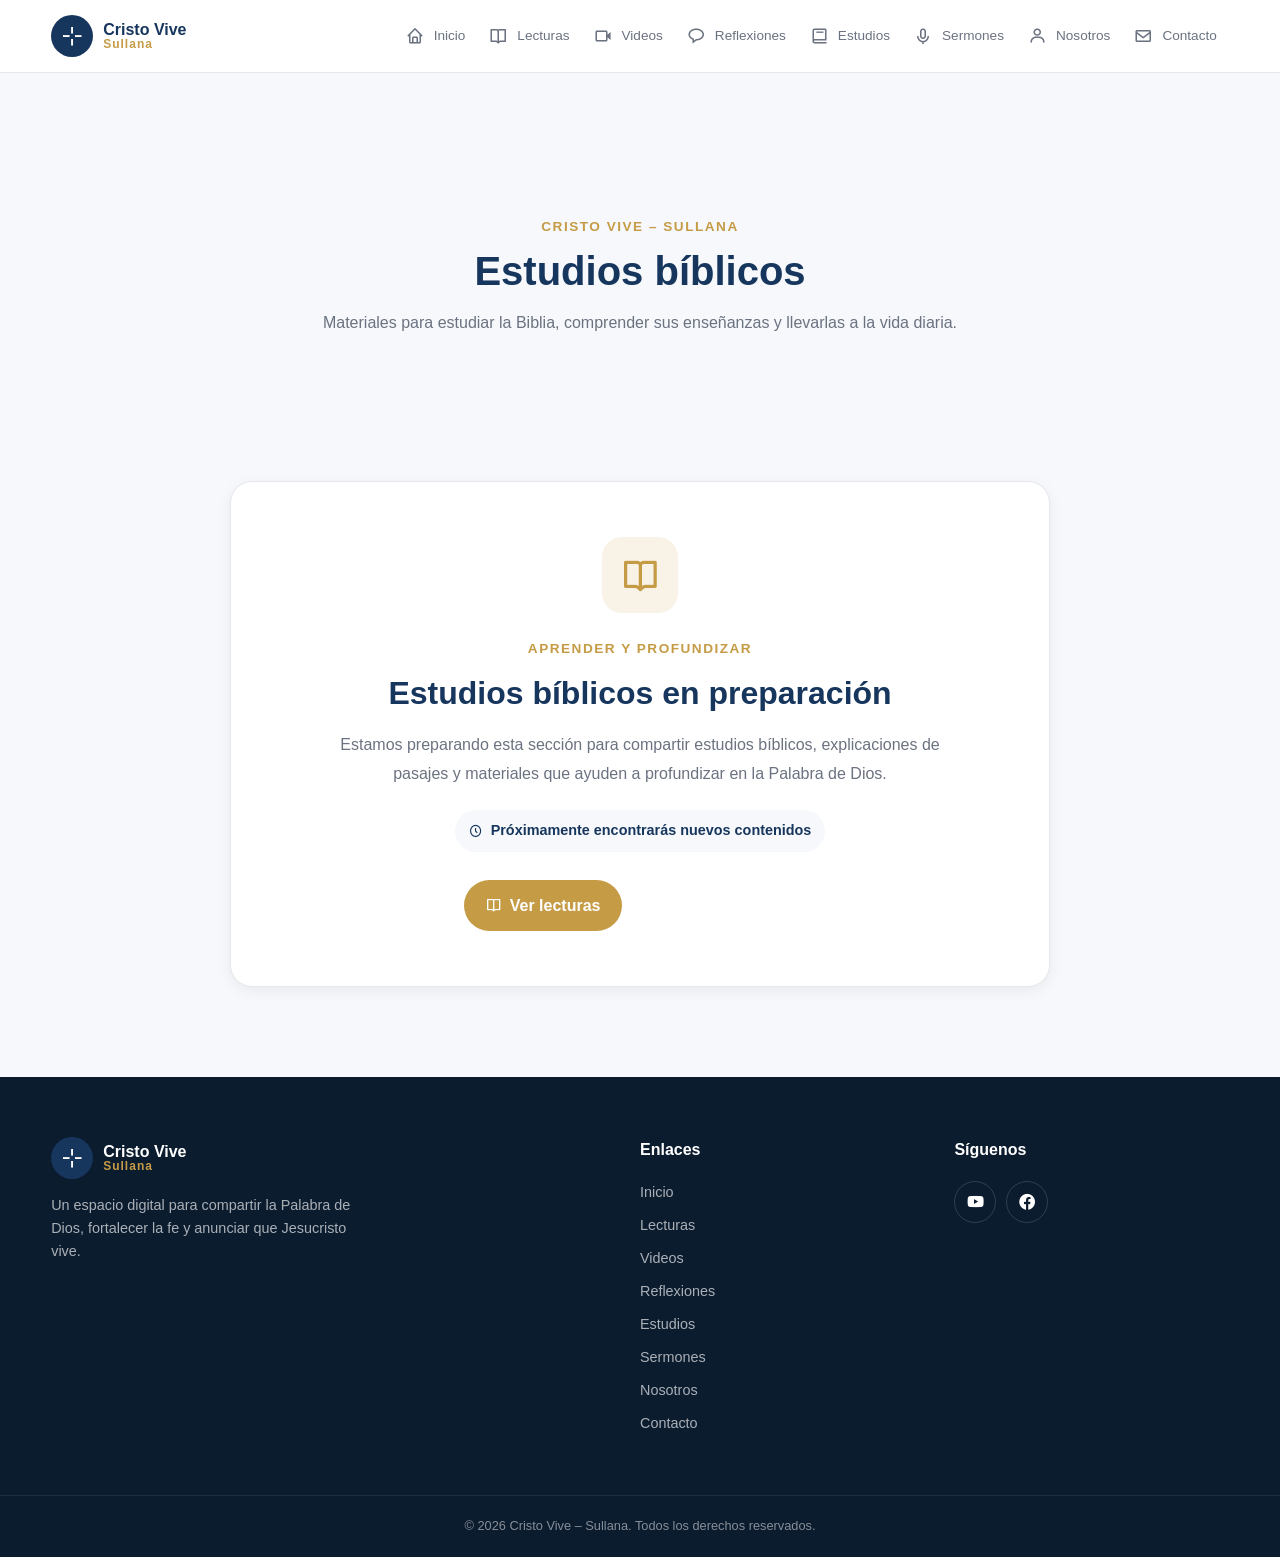
<file: estudios.html>
<!DOCTYPE html>
<html lang="es">
<head>
  <meta charset="UTF-8">
  <meta name="viewport" content="width=device-width, initial-scale=1.0">
  <title>Estudios bíblicos | Cristo Vive – Sullana</title>
  <meta name="description" content="Estudios bíblicos para profundizar en las Escrituras y crecer en el conocimiento de Dios.">
  <link rel="stylesheet" href="css/estilos.css">
  <link href="https://unpkg.com/boxicons@2.1.4/css/boxicons.min.css" rel="stylesheet">
  <style>
.coming-soon{padding:75px 0 90px;background:var(--color-light)}
.coming-soon-card{max-width:820px;margin:0 auto;padding:clamp(28px,5vw,55px);text-align:center;background:var(--color-white);border:1px solid var(--color-border);border-radius:var(--radius-lg);box-shadow:var(--shadow-sm)}
.coming-soon-icon{width:76px;height:76px;margin:0 auto 22px;display:grid;place-items:center;border-radius:20px;background:rgba(197,155,69,.13);color:var(--color-secondary);font-size:2.4rem}
.coming-soon-card h2{margin-bottom:12px;color:var(--color-primary);font-size:clamp(1.5rem,4vw,2rem)}
.coming-soon-card p{max-width:620px;margin:0 auto 22px;color:var(--color-gray);line-height:1.8}
.coming-soon-note{display:inline-flex;align-items:center;gap:8px;padding:9px 14px;border-radius:30px;background:var(--color-light);color:var(--color-primary);font-size:.9rem;font-weight:600}
.coming-soon-links{display:flex;flex-wrap:wrap;justify-content:center;gap:12px;margin-top:28px}
@media(max-width:600px){.coming-soon{padding:48px 0 60px}}
</style>
</head>
<body>
<header class="header">
  <div class="container header-container">
    <a href="index.html" class="logo"><span class="logo-icon"><i class="bx bx-cross"></i></span><span class="logo-text"><strong>Cristo Vive</strong><small>Sullana</small></span></a>
    <button class="menu-toggle" id="menuToggle" aria-label="Abrir menú"><i class="bx bx-menu"></i></button>
    <nav class="nav" id="nav">
      <a href="index.html" class="nav-link"><i class="bx bx-home"></i>Inicio</a>
      <a href="lecturas.html" class="nav-link"><i class="bx bx-book-open"></i>Lecturas</a>
      <a href="videos.html" class="nav-link"><i class="bx bx-video"></i>Videos</a>
      <a href="reflexiones.html" class="nav-link"><i class="bx bx-message-rounded"></i>Reflexiones</a>
      <a href="estudios.html" class="nav-link"><i class="bx bx-book"></i>Estudios</a>
      <a href="sermones.html" class="nav-link"><i class="bx bx-microphone"></i>Sermones</a>
      <a href="nosotros.html" class="nav-link"><i class="bx bx-user"></i>Nosotros</a>
      <a href="contacto.html" class="nav-link"><i class="bx bx-envelope"></i>Contacto</a>
    </nav>
  </div>
</header>
<main>
  <section class="page-header"><div class="container">
    <span class="section-subtitle">Cristo Vive – Sullana</span>
    <h1>Estudios bíblicos</h1><p>Materiales para estudiar la Biblia, comprender sus enseñanzas y llevarlas a la vida diaria.</p>
  </div></section>
  <section class="coming-soon"><div class="container">
    <div class="coming-soon-card">
      <div class="coming-soon-icon"><i class="bx bx-book-open"></i></div>
      <span class="section-subtitle">Aprender y profundizar</span>
      <h2>Estudios bíblicos en preparación</h2>
      <p>Estamos preparando esta sección para compartir estudios bíblicos, explicaciones de pasajes y materiales que ayuden a profundizar en la Palabra de Dios.</p>
      <span class="coming-soon-note"><i class="bx bx-time-five"></i> Próximamente encontrarás nuevos contenidos</span>
      <div class="coming-soon-links">
        <a class="btn btn-primary" href="lecturas.html"><i class="bx bx-book-open"></i> Ver lecturas</a>
        <a class="btn btn-secondary" href="index.html"><i class="bx bx-home"></i> Volver al inicio</a>
      </div>
    </div>
  </div></section>
</main>
<footer class="footer">
  <div class="container footer-container">
    <div class="footer-brand">
      <div class="logo"><span class="logo-icon"><i class="bx bx-cross"></i></span><span class="logo-text"><strong>Cristo Vive</strong><small>Sullana</small></span></div>
      <p>Un espacio digital para compartir la Palabra de Dios, fortalecer la fe y anunciar que Jesucristo vive.</p>
    </div>
    <div class="footer-links">
      <h3>Enlaces</h3>
      <a href="index.html">Inicio</a><a href="lecturas.html">Lecturas</a><a href="videos.html">Videos</a>
      <a href="reflexiones.html">Reflexiones</a><a href="estudios.html">Estudios</a>
      <a href="sermones.html">Sermones</a><a href="nosotros.html">Nosotros</a><a href="contacto.html">Contacto</a>
    </div>
    <div class="footer-social">
      <h3>Síguenos</h3>
      <div class="social-links">
        <a href="https://www.youtube.com/@CristoViveSullanaoficial" target="_blank" rel="noopener noreferrer" aria-label="YouTube"><i class="bx bxl-youtube"></i></a>
        <a href="https://www.facebook.com/groups/528691617306717" target="_blank" rel="noopener noreferrer" aria-label="Facebook"><i class="bx bxl-facebook-circle"></i></a>
      </div>
    </div>
  </div>
  <div class="footer-bottom"><p>© 2026 Cristo Vive – Sullana. Todos los derechos reservados.</p></div>
</footer>
<script src="js/main.js"></script>
</body>
</html>
</file>
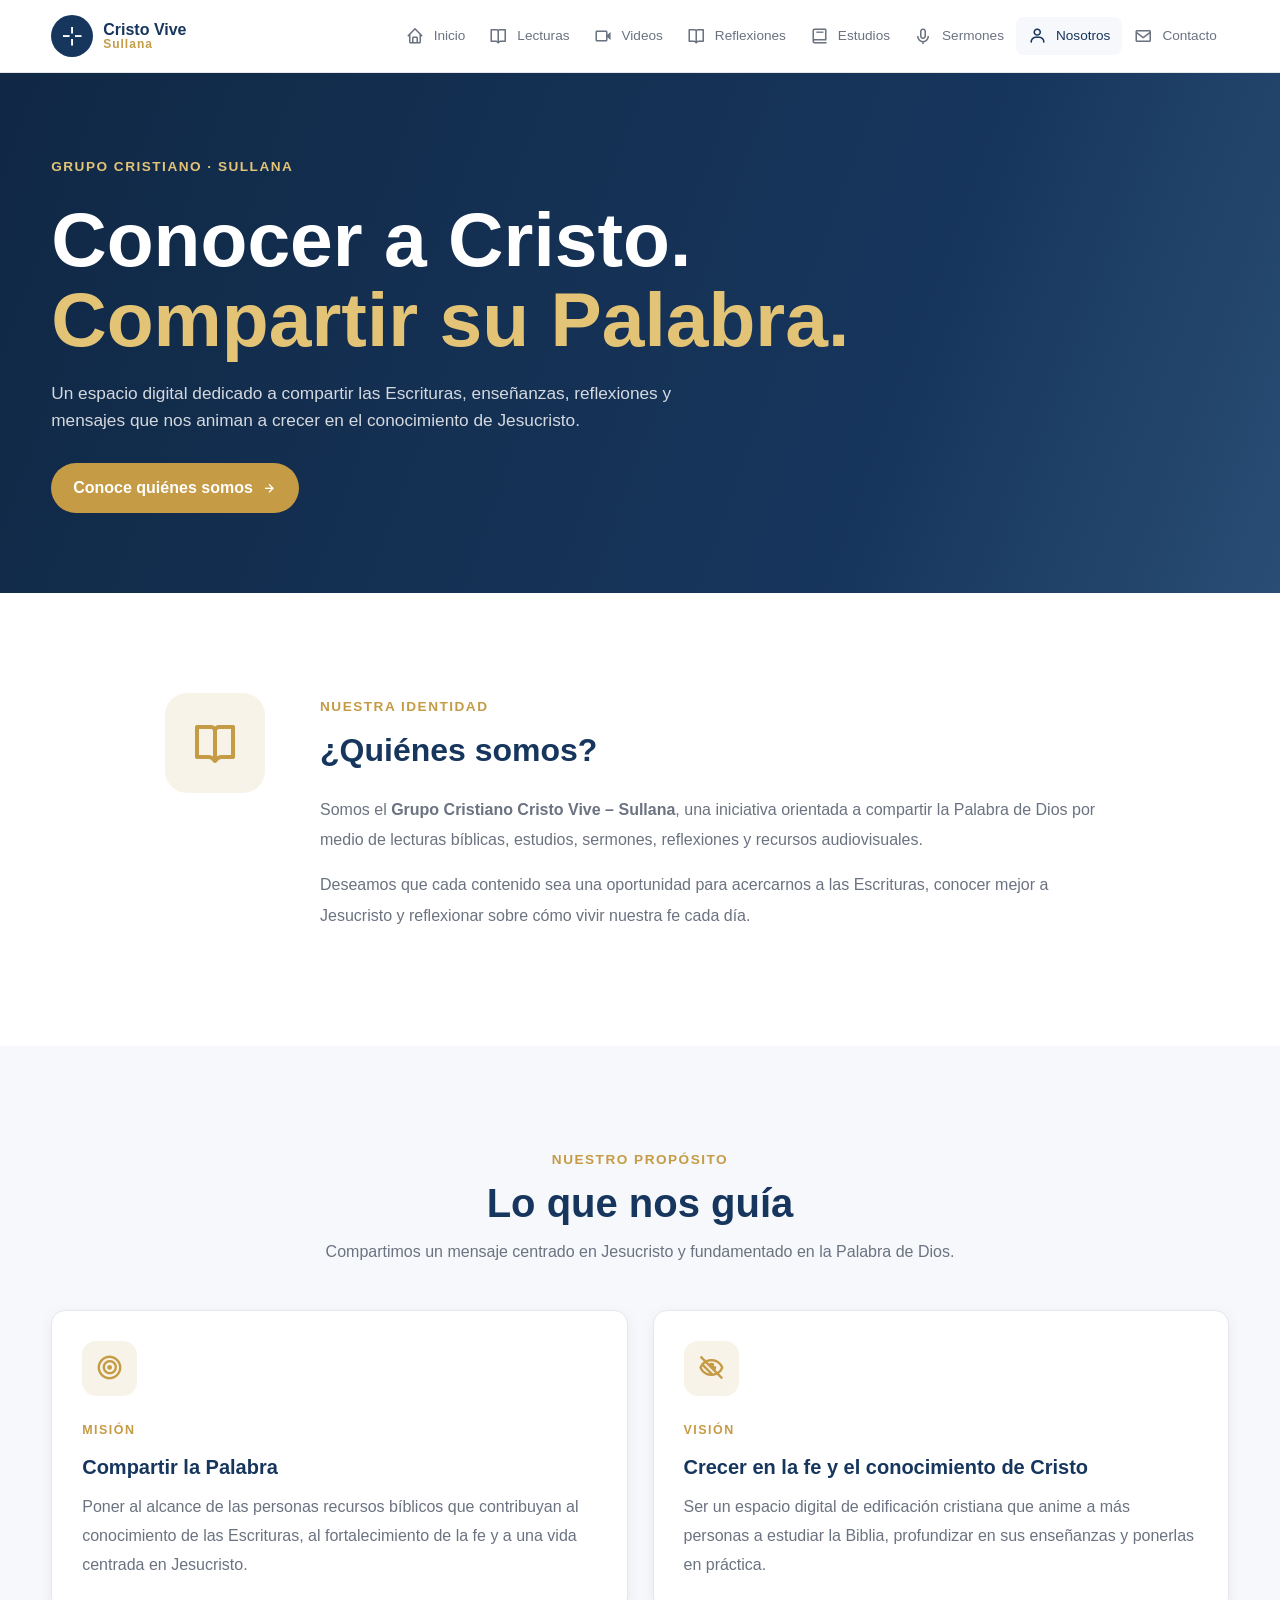
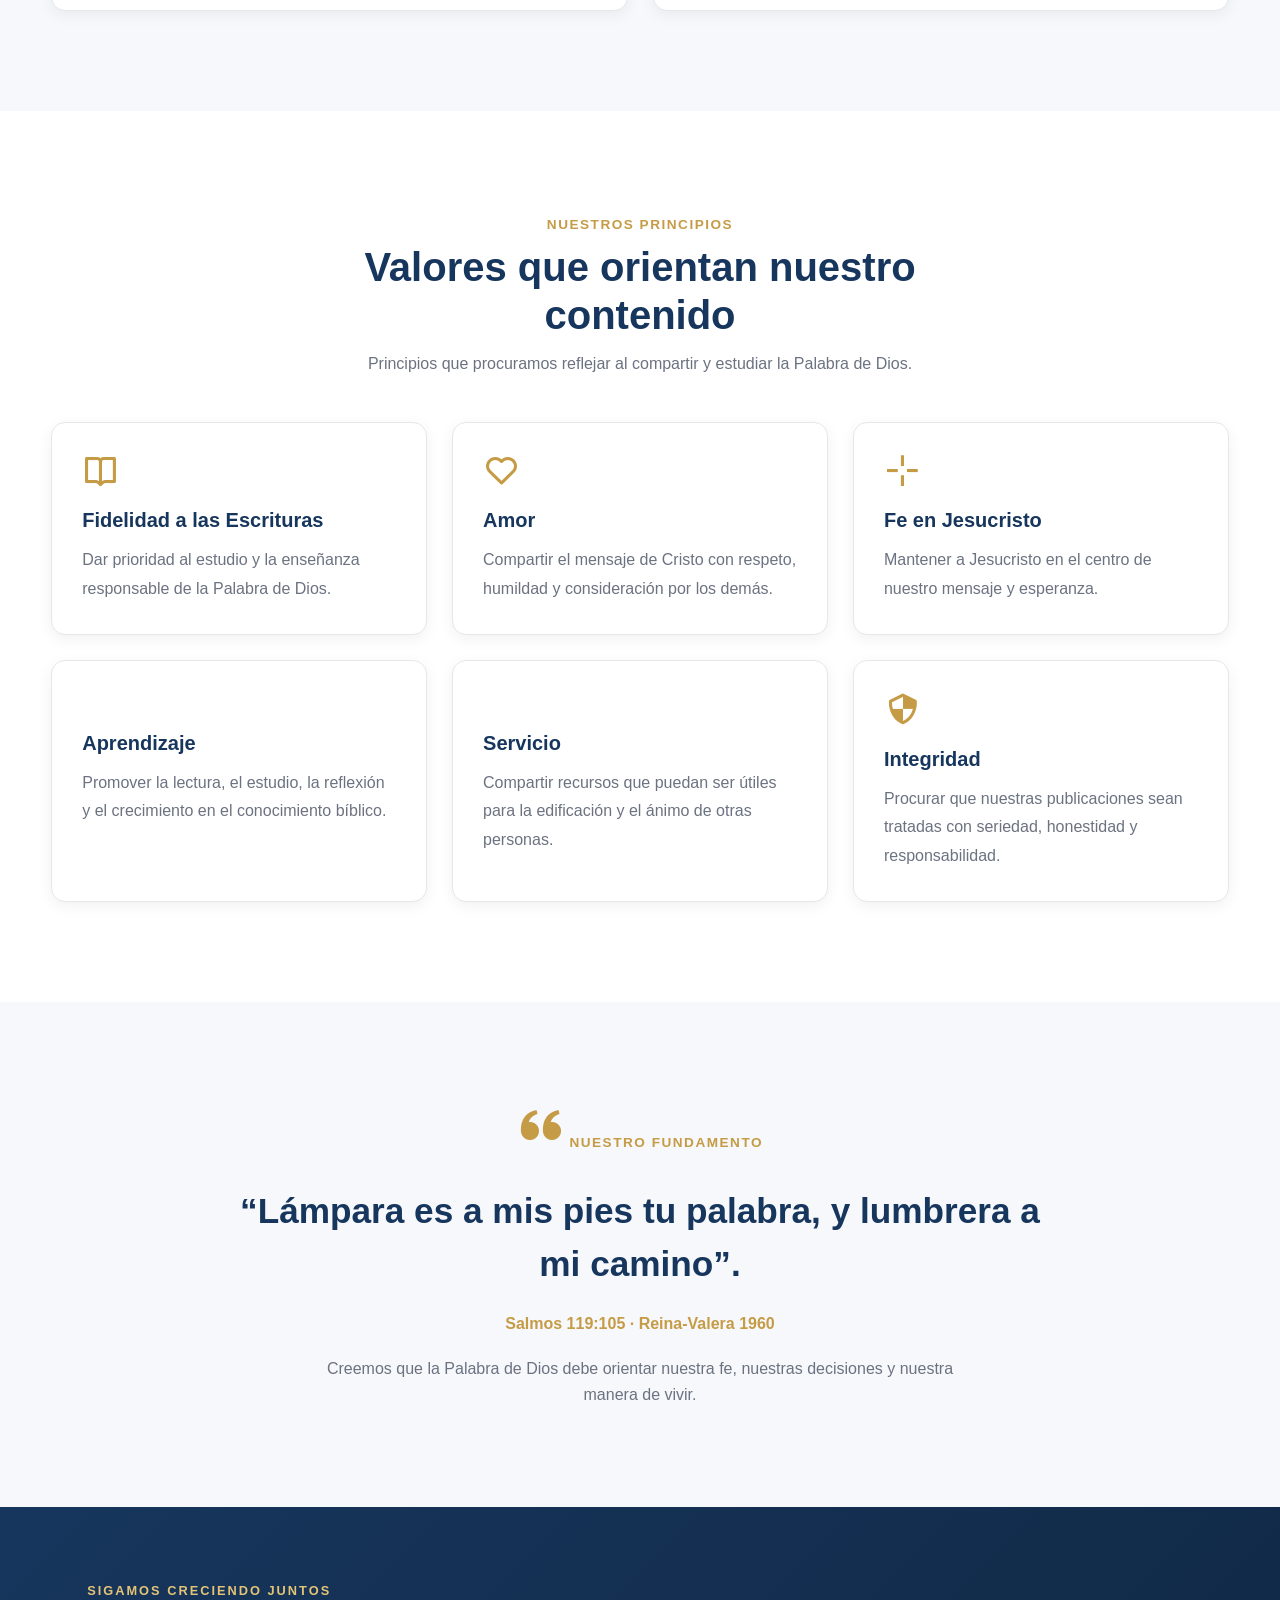
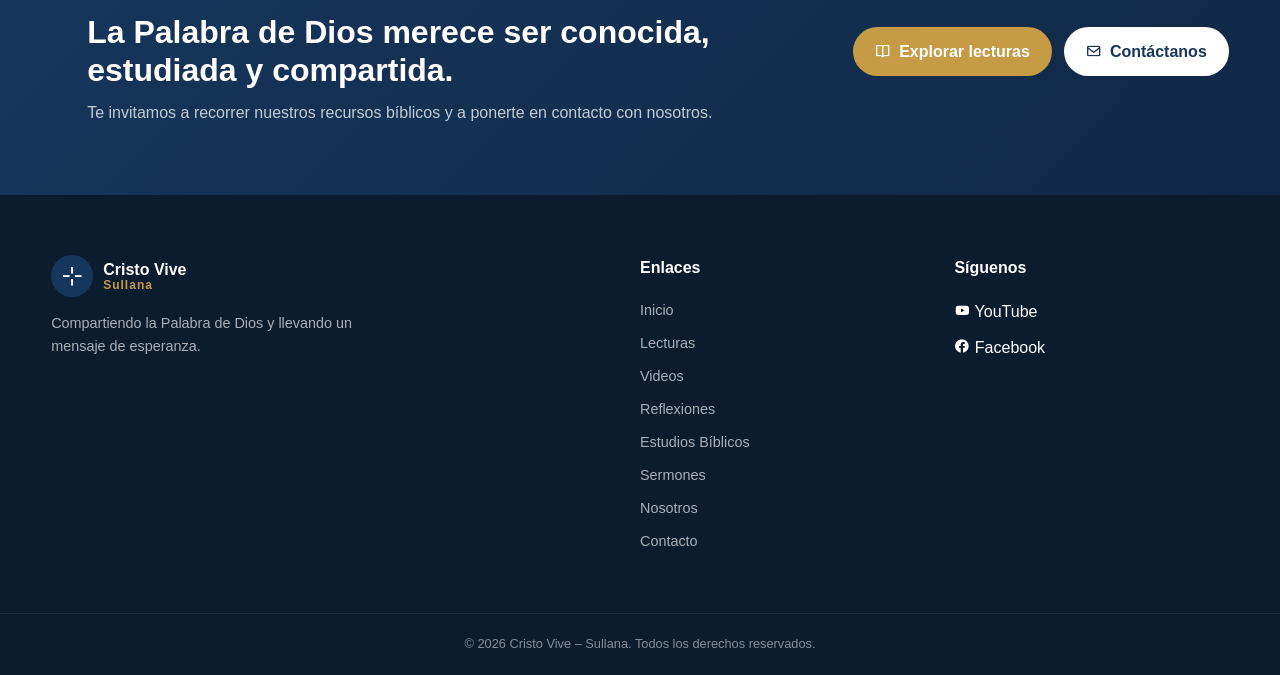
<file: nosotros.html>
<!DOCTYPE html>
<html lang="es">
<head>
    <meta charset="UTF-8">
    <meta name="viewport" content="width=device-width, initial-scale=1.0">
    <meta name="description" content="Conoce al Grupo Cristiano Cristo Vive – Sullana: nuestra identidad, propósito, misión, visión y fundamento en la Palabra de Dios.">
    <meta name="author" content="Cristo Vive – Sullana">
    <title>Nosotros | Cristo Vive – Sullana</title>
    <link rel="stylesheet" href="css/estilos.css">
    <link href="https://unpkg.com/boxicons@2.1.4/css/boxicons.min.css" rel="stylesheet">
</head>
<body>
    <header class="header">
        <div class="container header-container">
            <a href="index.html" class="logo">
                <span class="logo-icon"><i class="bx bx-cross"></i></span>
                <span class="logo-text"><strong>Cristo Vive</strong><small>Sullana</small></span>
            </a>
            <button class="menu-toggle" id="menuToggle" aria-label="Abrir menú" aria-expanded="false">
                <i class="bx bx-menu"></i>
            </button>
            <nav class="nav" id="nav">
                <a href="index.html" class="nav-link"><i class="bx bx-home"></i> Inicio</a>
                <a href="lecturas.html" class="nav-link"><i class="bx bx-book-open"></i> Lecturas</a>
                <a href="videos.html" class="nav-link"><i class="bx bx-video"></i> Videos</a>
                <a href="reflexiones.html" class="nav-link"><i class="bx bx-book-open"></i> Reflexiones</a>
                <a href="estudios.html" class="nav-link"><i class="bx bx-book"></i> Estudios</a>
                <a href="sermones.html" class="nav-link"><i class="bx bx-microphone"></i> Sermones</a>
                <a href="nosotros.html" class="nav-link active" aria-current="page"><i class="bx bx-user"></i> Nosotros</a>
                <a href="contacto.html" class="nav-link"><i class="bx bx-envelope"></i> Contacto</a>
            </nav>
        </div>
    </header>

    <main>
        <section class="about-hero">
            <div class="container about-hero-container">
                <span class="about-eyebrow">Grupo Cristiano · Sullana</span>
                <h1>Conocer a Cristo.<br><span>Compartir su Palabra.</span></h1>
                <p>Un espacio digital dedicado a compartir las Escrituras, enseñanzas, reflexiones y mensajes que nos animan a crecer en el conocimiento de Jesucristo.</p>
                <a href="#identidad" class="btn btn-primary">Conoce quiénes somos <i class="bx bx-right-arrow-alt"></i></a>
            </div>
        </section>

        <section class="about-section section" id="identidad">
            <div class="container about-intro">
                <div class="about-intro-mark" aria-hidden="true"><i class="bx bx-book-open"></i></div>
                <div class="about-intro-copy">
                    <span class="section-subtitle">Nuestra identidad</span>
                    <h2>¿Quiénes somos?</h2>
                    <p>Somos el <strong>Grupo Cristiano Cristo Vive – Sullana</strong>, una iniciativa orientada a compartir la Palabra de Dios por medio de lecturas bíblicas, estudios, sermones, reflexiones y recursos audiovisuales.</p>
                    <p>Deseamos que cada contenido sea una oportunidad para acercarnos a las Escrituras, conocer mejor a Jesucristo y reflexionar sobre cómo vivir nuestra fe cada día.</p>
                </div>
            </div>
        </section>

        <section class="about-purpose section">
            <div class="container">
                <div class="section-heading">
                    <span class="section-subtitle">Nuestro propósito</span>
                    <h2>Lo que nos guía</h2>
                    <p>Compartimos un mensaje centrado en Jesucristo y fundamentado en la Palabra de Dios.</p>
                </div>
                <div class="purpose-grid">
                    <article class="purpose-card">
                        <span class="purpose-icon"><i class="bx bx-bullseye"></i></span>
                        <span class="purpose-label">Misión</span>
                        <h3>Compartir la Palabra</h3>
                        <p>Poner al alcance de las personas recursos bíblicos que contribuyan al conocimiento de las Escrituras, al fortalecimiento de la fe y a una vida centrada en Jesucristo.</p>
                    </article>
                    <article class="purpose-card">
                        <span class="purpose-icon"><i class="bx bx-low-vision"></i></span>
                        <span class="purpose-label">Visión</span>
                        <h3>Crecer en la fe y el conocimiento de Cristo</h3>
                        <p>Ser un espacio digital de edificación cristiana que anime a más personas a estudiar la Biblia, profundizar en sus enseñanzas y ponerlas en práctica.</p>
                    </article>
                </div>
            </div>
        </section>

        <section class="about-values section">
            <div class="container">
                <div class="section-heading">
                    <span class="section-subtitle">Nuestros principios</span>
                    <h2>Valores que orientan nuestro contenido</h2>
                    <p>Principios que procuramos reflejar al compartir y estudiar la Palabra de Dios.</p>
                </div>
                <div class="values-grid">
                    <article class="value-card"><i class="bx bx-book-open"></i><h3>Fidelidad a las Escrituras</h3><p>Dar prioridad al estudio y la enseñanza responsable de la Palabra de Dios.</p></article>
                    <article class="value-card"><i class="bx bx-heart"></i><h3>Amor</h3><p>Compartir el mensaje de Cristo con respeto, humildad y consideración por los demás.</p></article>
                    <article class="value-card"><i class="bx bx-cross"></i><h3>Fe en Jesucristo</h3><p>Mantener a Jesucristo en el centro de nuestro mensaje y esperanza.</p></article>
                    <article class="value-card"><i class="bx bx-graduation"></i><h3>Aprendizaje</h3><p>Promover la lectura, el estudio, la reflexión y el crecimiento en el conocimiento bíblico.</p></article>
                    <article class="value-card"><i class="bx bx-hand-heart"></i><h3>Servicio</h3><p>Compartir recursos que puedan ser útiles para la edificación y el ánimo de otras personas.</p></article>
                    <article class="value-card"><i class="bx bx-shield-quarter"></i><h3>Integridad</h3><p>Procurar que nuestras publicaciones sean tratadas con seriedad, honestidad y responsabilidad.</p></article>
                </div>
            </div>
        </section>

        <section class="about-scripture section">
            <div class="container scripture-container">
                <i class="bx bxs-quote-alt-left scripture-quote" aria-hidden="true"></i>
                <span class="section-subtitle">Nuestro fundamento</span>
                <blockquote>“Lámpara es a mis pies tu palabra, y lumbrera a mi camino”.</blockquote>
                <p class="scripture-reference">Salmos 119:105 · Reina-Valera 1960</p>
                <p class="scripture-explanation">Creemos que la Palabra de Dios debe orientar nuestra fe, nuestras decisiones y nuestra manera de vivir.</p>
            </div>
        </section>

        <section class="cta about-cta">
            <div class="container cta-container">
                <div class="cta-content">
                    <span>Sigamos creciendo juntos</span>
                    <h2>La Palabra de Dios merece ser conocida, estudiada y compartida.</h2>
                    <p>Te invitamos a recorrer nuestros recursos bíblicos y a ponerte en contacto con nosotros.</p>
                </div>
                <div class="about-cta-actions">
                    <a href="lecturas.html" class="btn btn-primary"><i class="bx bx-book-open"></i> Explorar lecturas</a>
                    <a href="contacto.html" class="btn btn-light"><i class="bx bx-envelope"></i> Contáctanos</a>
                </div>
            </div>
        </section>
    </main>

    <footer class="footer">
        <div class="container footer-container">
            <div class="footer-brand">
                <a href="index.html" class="logo">
                    <span class="logo-icon"><i class="bx bx-cross"></i></span>
                    <span class="logo-text"><strong>Cristo Vive</strong><small>Sullana</small></span>
                </a>
                <p>Compartiendo la Palabra de Dios y llevando un mensaje de esperanza.</p>
            </div>
            <div class="footer-links">
                <h3>Enlaces</h3>
                <a href="index.html">Inicio</a>
                <a href="lecturas.html">Lecturas</a>
                <a href="videos.html">Videos</a>
                <a href="reflexiones.html">Reflexiones</a>
                <a href="estudios.html">Estudios Bíblicos</a>
                <a href="sermones.html">Sermones</a>
                <a href="nosotros.html">Nosotros</a>
                <a href="contacto.html">Contacto</a>
            </div>
            <div class="footer-social">
                <h3>Síguenos</h3>
                <a href="https://www.youtube.com/@CristoViveSullanaoficial" target="_blank" rel="noopener noreferrer"><i class="bx bxl-youtube"></i> YouTube</a>
                <a href="https://www.facebook.com/groups/528691617306717" target="_blank" rel="noopener noreferrer"><i class="bx bxl-facebook-circle"></i> Facebook</a>
            </div>
        </div>
        <div class="footer-bottom">
            <p>© 2026 Cristo Vive – Sullana. Todos los derechos reservados.</p>
        </div>
    </footer>

    <script src="js/main.js"></script>
</body>
</html>
</file>
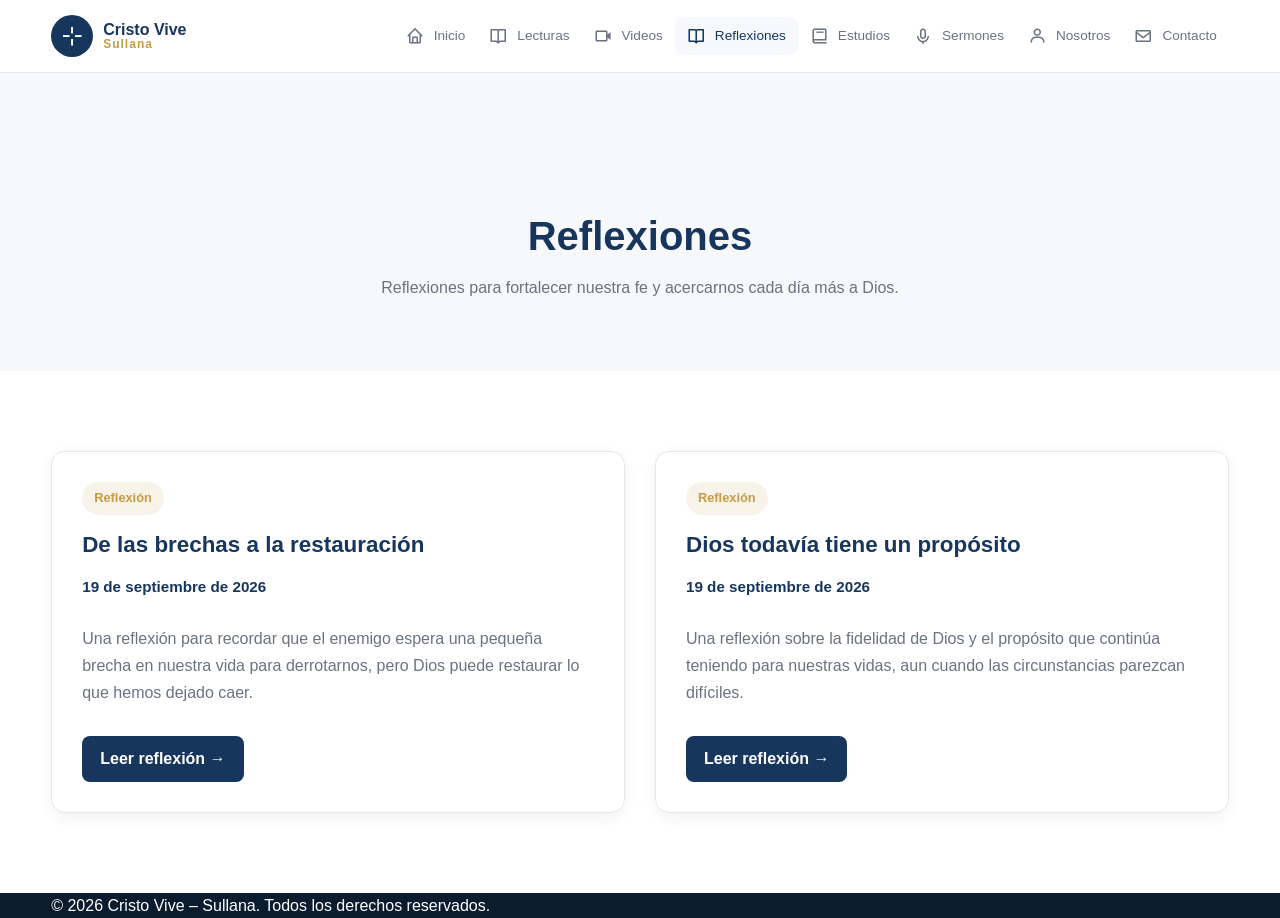
<file: reflexiones.html>
<!DOCTYPE html>
<html lang="es">
<head>
    <meta charset="UTF-8">
    <meta name="viewport" content="width=device-width, initial-scale=1.0">

    <title>Reflexiones | Cristo Vive – Sullana</title>

    <meta
        name="description"
        content="Reflexiones cristianas para fortalecer nuestra vida con Dios."
    >

    <!-- Iconos Boxicons -->
    <link
        href="https://unpkg.com/boxicons@2.1.4/css/boxicons.min.css"
        rel="stylesheet"
    >

    <!-- Estilos -->
    <link rel="stylesheet" href="css/estilos.css">
</head>

<body>

    <!-- =========================
     ENCABEZADO
========================== -->
<header class="header">

    <div class="container header-container">

        <!-- Logo -->
        <a href="index.html" class="logo">
            <span class="logo-icon">
                <i class="bx bx-cross"></i>
            </span>

            <span class="logo-text">
                <strong>Cristo Vive</strong>
                <small>Sullana</small>
            </span>
        </a>

        <!-- Botón menú móvil -->
        <button
            class="menu-toggle"
            id="menuToggle"
            aria-label="Abrir menú"
        >
            <i class="bx bx-menu"></i>
        </button>

        <!-- Navegación -->
        <nav class="nav" id="nav">

            <a href="index.html" class="nav-link">
                <i class="bx bx-home"></i>
                Inicio
            </a>

            <a href="lecturas.html" class="nav-link">
                <i class="bx bx-book-open"></i>
                Lecturas
            </a>

            <a href="videos.html" class="nav-link">
                <i class="bx bx-video"></i>
                Videos
            </a>

            <a href="reflexiones.html" class="nav-link active">
                <i class="bx bx-book-open"></i>
                Reflexiones
            </a>

            <a href="estudios.html" class="nav-link">
                <i class="bx bx-book"></i>
                Estudios
            </a>

            <a href="sermones.html" class="nav-link">
                <i class="bx bx-microphone"></i>
                Sermones
            </a>

            <a href="nosotros.html" class="nav-link">
                <i class="bx bx-user"></i>
                Nosotros
            </a>

            <a href="contacto.html" class="nav-link">
                <i class="bx bx-envelope"></i>
                Contacto
            </a>

        </nav>

    </div>

</header>


    <!-- =========================
         CONTENIDO PRINCIPAL
    ========================== -->

    <main>

        <section class="page-header">

            <div class="container">

                <h1>
                    Reflexiones
                </h1>

                <p>
                    Reflexiones para fortalecer nuestra fe
                    y acercarnos cada día más a Dios.
                </p>

            </div>

        </section>


        <section class="reflexiones">

            <div class="container">

                <div class="reflexiones-grid">

                    <!-- Reflexión 1 -->

                    <article class="reflexion-card">

                        <span class="reflexion-categoria">
                            Reflexión
                        </span>

                        <h2>
                            De las brechas a la restauración
                        </h2>

                        <p class="reflexion-fecha">
                            19 de septiembre de 2026
                        </p>

                        <p>
                            Una reflexión para recordar que el enemigo espera
                            una pequeña brecha en nuestra vida para derrotarnos,
                            pero Dios puede restaurar lo que hemos dejado caer.
                        </p>

                        <a href="reflexiones/brechas-restauracion.html">
                            Leer reflexión →
                        </a>

                    </article>


                    <!-- Reflexión 2 -->

                    <article class="reflexion-card">

                        <span class="reflexion-categoria">
                            Reflexión
                        </span>

                        <h2>
                            Dios todavía tiene un propósito
                        </h2>

                        <p class="reflexion-fecha">
                            19 de septiembre de 2026
                        </p>

                        <p>
                            Una reflexión sobre la fidelidad de Dios y el propósito
                            que continúa teniendo para nuestras vidas, aun cuando
                            las circunstancias parezcan difíciles.
                        </p>

                        <a href="#">
                            Leer reflexión →
                        </a>

                    </article>

                </div>

            </div>

        </section>

    </main>


    <!-- =========================
         FOOTER
    ========================== -->

    <footer class="footer">

        <div class="container">

            <p>
                © 2026 Cristo Vive – Sullana.
                Todos los derechos reservados.
            </p>

        </div>

    </footer>


     <script src="js/main.js"></script>

</body>
</html>
</file>
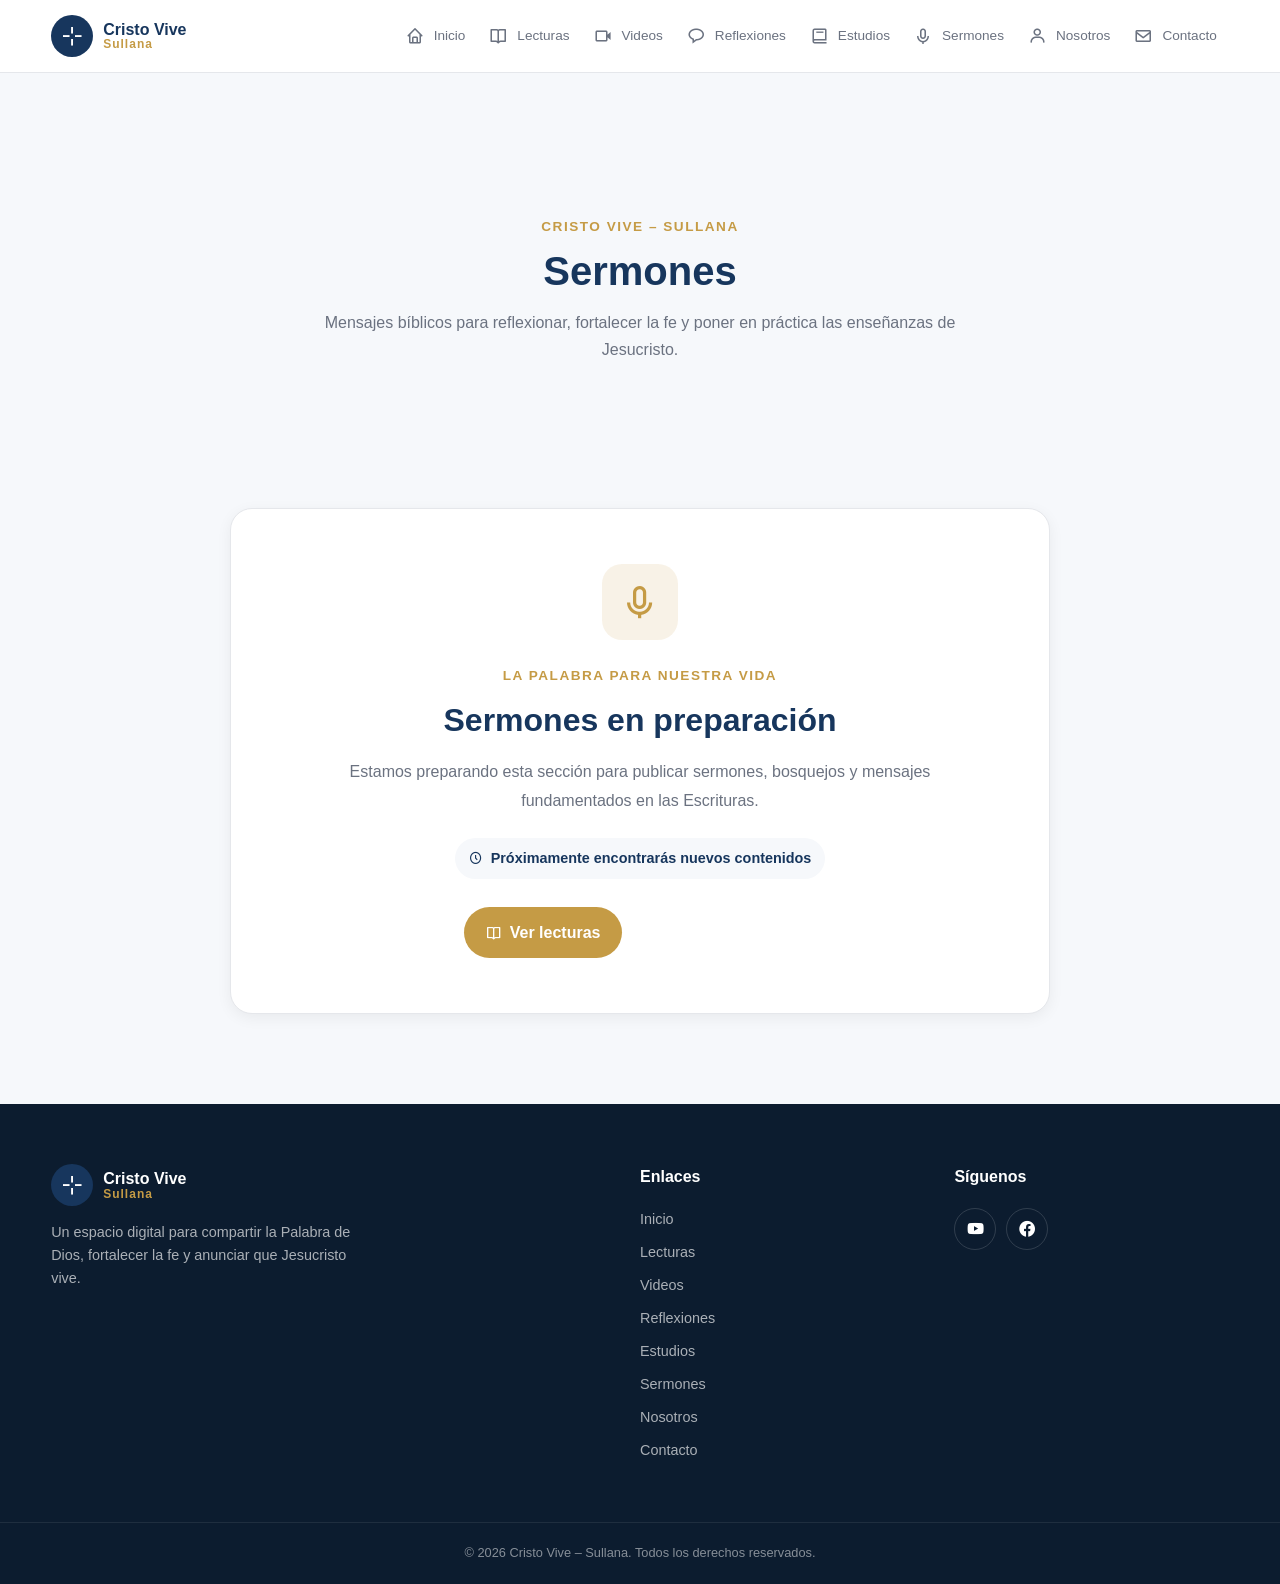
<file: sermones.html>
<!DOCTYPE html>
<html lang="es">
<head>
  <meta charset="UTF-8">
  <meta name="viewport" content="width=device-width, initial-scale=1.0">
  <title>Sermones | Cristo Vive – Sullana</title>
  <meta name="description" content="Sermones y mensajes bíblicos centrados en la Palabra de Dios para edificación espiritual.">
  <link rel="stylesheet" href="css/estilos.css">
  <link href="https://unpkg.com/boxicons@2.1.4/css/boxicons.min.css" rel="stylesheet">
  <style>
.coming-soon{padding:75px 0 90px;background:var(--color-light)}
.coming-soon-card{max-width:820px;margin:0 auto;padding:clamp(28px,5vw,55px);text-align:center;background:var(--color-white);border:1px solid var(--color-border);border-radius:var(--radius-lg);box-shadow:var(--shadow-sm)}
.coming-soon-icon{width:76px;height:76px;margin:0 auto 22px;display:grid;place-items:center;border-radius:20px;background:rgba(197,155,69,.13);color:var(--color-secondary);font-size:2.4rem}
.coming-soon-card h2{margin-bottom:12px;color:var(--color-primary);font-size:clamp(1.5rem,4vw,2rem)}
.coming-soon-card p{max-width:620px;margin:0 auto 22px;color:var(--color-gray);line-height:1.8}
.coming-soon-note{display:inline-flex;align-items:center;gap:8px;padding:9px 14px;border-radius:30px;background:var(--color-light);color:var(--color-primary);font-size:.9rem;font-weight:600}
.coming-soon-links{display:flex;flex-wrap:wrap;justify-content:center;gap:12px;margin-top:28px}
@media(max-width:600px){.coming-soon{padding:48px 0 60px}}
</style>
</head>
<body>
<header class="header">
  <div class="container header-container">
    <a href="index.html" class="logo"><span class="logo-icon"><i class="bx bx-cross"></i></span><span class="logo-text"><strong>Cristo Vive</strong><small>Sullana</small></span></a>
    <button class="menu-toggle" id="menuToggle" aria-label="Abrir menú"><i class="bx bx-menu"></i></button>
    <nav class="nav" id="nav">
      <a href="index.html" class="nav-link"><i class="bx bx-home"></i>Inicio</a>
      <a href="lecturas.html" class="nav-link"><i class="bx bx-book-open"></i>Lecturas</a>
      <a href="videos.html" class="nav-link"><i class="bx bx-video"></i>Videos</a>
      <a href="reflexiones.html" class="nav-link"><i class="bx bx-message-rounded"></i>Reflexiones</a>
      <a href="estudios.html" class="nav-link"><i class="bx bx-book"></i>Estudios</a>
      <a href="sermones.html" class="nav-link"><i class="bx bx-microphone"></i>Sermones</a>
      <a href="nosotros.html" class="nav-link"><i class="bx bx-user"></i>Nosotros</a>
      <a href="contacto.html" class="nav-link"><i class="bx bx-envelope"></i>Contacto</a>
    </nav>
  </div>
</header>
<main>
  <section class="page-header"><div class="container">
    <span class="section-subtitle">Cristo Vive – Sullana</span>
    <h1>Sermones</h1><p>Mensajes bíblicos para reflexionar, fortalecer la fe y poner en práctica las enseñanzas de Jesucristo.</p>
  </div></section>
  <section class="coming-soon"><div class="container">
    <div class="coming-soon-card">
      <div class="coming-soon-icon"><i class="bx bx-microphone"></i></div>
      <span class="section-subtitle">La Palabra para nuestra vida</span>
      <h2>Sermones en preparación</h2>
      <p>Estamos preparando esta sección para publicar sermones, bosquejos y mensajes fundamentados en las Escrituras.</p>
      <span class="coming-soon-note"><i class="bx bx-time-five"></i> Próximamente encontrarás nuevos contenidos</span>
      <div class="coming-soon-links">
        <a class="btn btn-primary" href="lecturas.html"><i class="bx bx-book-open"></i> Ver lecturas</a>
        <a class="btn btn-secondary" href="index.html"><i class="bx bx-home"></i> Volver al inicio</a>
      </div>
    </div>
  </div></section>
</main>
<footer class="footer">
  <div class="container footer-container">
    <div class="footer-brand">
      <div class="logo"><span class="logo-icon"><i class="bx bx-cross"></i></span><span class="logo-text"><strong>Cristo Vive</strong><small>Sullana</small></span></div>
      <p>Un espacio digital para compartir la Palabra de Dios, fortalecer la fe y anunciar que Jesucristo vive.</p>
    </div>
    <div class="footer-links">
      <h3>Enlaces</h3>
      <a href="index.html">Inicio</a><a href="lecturas.html">Lecturas</a><a href="videos.html">Videos</a>
      <a href="reflexiones.html">Reflexiones</a><a href="estudios.html">Estudios</a>
      <a href="sermones.html">Sermones</a><a href="nosotros.html">Nosotros</a><a href="contacto.html">Contacto</a>
    </div>
    <div class="footer-social">
      <h3>Síguenos</h3>
      <div class="social-links">
        <a href="https://www.youtube.com/@CristoViveSullanaoficial" target="_blank" rel="noopener noreferrer" aria-label="YouTube"><i class="bx bxl-youtube"></i></a>
        <a href="https://www.facebook.com/groups/528691617306717" target="_blank" rel="noopener noreferrer" aria-label="Facebook"><i class="bx bxl-facebook-circle"></i></a>
      </div>
    </div>
  </div>
  <div class="footer-bottom"><p>© 2026 Cristo Vive – Sullana. Todos los derechos reservados.</p></div>
</footer>
<script src="js/main.js"></script>
</body>
</html>
</file>
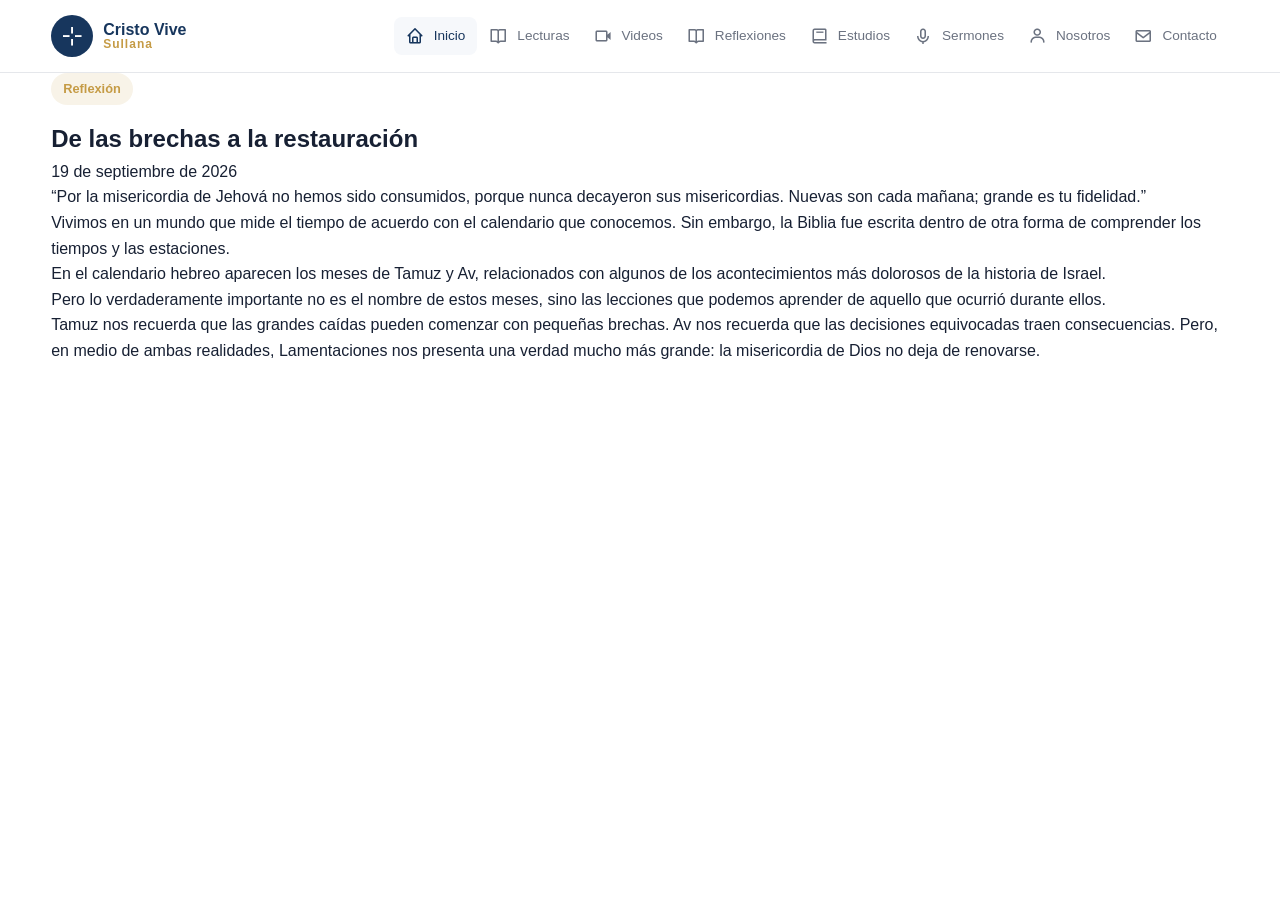
<file: reflexiones/brechas-restauracion.html>
<!DOCTYPE html>
<html lang="es">

<head>
    <meta charset="UTF-8">

    <meta
        name="viewport"
        content="width=device-width, initial-scale=1.0"
    >

    <title>De las brechas a la restauración | Cristo Vive – Sullana</title>

    <meta
        name="description"
        content="Meditación sobre las brechas espirituales, la misericordia de Dios y la restauración en Cristo."
    >

    <link rel="stylesheet" href="../css/estilos.css">

    <!-- Boxicons -->
    <link
        href="https://unpkg.com/boxicons@2.1.4/css/boxicons.min.css"
        rel="stylesheet"
    >
</head>

<body>

     <header class="header">

        <div class="container header-container">

            <!-- Logo -->
            <a href="index.html" class="logo">
                <span class="logo-icon">
                    <i class="bx bx-cross"></i>
                </span>

                <span class="logo-text">
                    <strong>Cristo Vive</strong>
                    <small>Sullana</small>
                </span>
            </a>

            <!-- Botón menú móvil -->
            <button class="menu-toggle" id="menuToggle" aria-label="Abrir menú">
                <i class="bx bx-menu"></i>
            </button>

            <!-- Navegación -->
            <nav class="nav" id="nav">

                <a href="index.html" class="nav-link active">
                    <i class="bx bx-home"></i>
                    Inicio
                </a>

                <a href="lecturas.html" class="nav-link">
                    <i class="bx bx-book-open"></i>
                    Lecturas
                </a>

                <a href="videos.html" class="nav-link">
                    <i class="bx bx-video"></i>
                    Videos
                </a>

                <a href="reflexiones.html" class="nav-link">
                    <i class="bx bx-book-open"></i>
                    Reflexiones
                </a>

                <a href="estudios.html" class="nav-link">
                    <i class="bx bx-book"></i>
                    Estudios
                </a>

                <a href="sermones.html" class="nav-link">
                    <i class="bx bx-microphone"></i>
                    Sermones
                </a>

                <a href="sobre-mi.html" class="nav-link">
                    <i class="bx bx-user"></i>
                    Nosotros
                </a>

                <a href="contacto.html" class="nav-link">
                    <i class="bx bx-envelope"></i>
                    Contacto
                </a>

            </nav>

        </div>

    </header>

    <main>

       <article class="reflexion-completa">

    <div class="container">

        <span class="reflexion-categoria">
            Reflexión
        </span>

        <h1>
            De las brechas a la restauración
        </h1>

        <p class="reflexion-fecha">
            19 de septiembre de 2026
        </p>

        <p class="reflexion-texto">
            “Por la misericordia de Jehová no hemos sido
            consumidos, porque nunca decayeron sus misericordias.
            Nuevas son cada mañana; grande es tu fidelidad.”
        </p>

        <p>
            Vivimos en un mundo que mide el tiempo de acuerdo
            con el calendario que conocemos. Sin embargo, la Biblia
            fue escrita dentro de otra forma de comprender los
            tiempos y las estaciones.
        </p>

        <p>
            En el calendario hebreo aparecen los meses de Tamuz
            y Av, relacionados con algunos de los acontecimientos
            más dolorosos de la historia de Israel.
        </p>

        <p>
            Pero lo verdaderamente importante no es el nombre
            de estos meses, sino las lecciones que podemos
            aprender de aquello que ocurrió durante ellos.
        </p>

        <p>
            Tamuz nos recuerda que las grandes caídas pueden
            comenzar con pequeñas brechas. Av nos recuerda que
            las decisiones equivocadas traen consecuencias.
            Pero, en medio de ambas realidades, Lamentaciones
            nos presenta una verdad mucho más grande: la
            misericordia de Dios no deja de renovarse.
        </p>

        <!-- Continúa aquí el resto de la meditación -->

    </div>

</article>
</file>
<file: css/estilos.css>
/* =========================================================
   CRISTO VIVE – SULLANA
   ESTILOS PRINCIPALES
========================================================= */

/* =========================================================
   VARIABLES
========================================================= */

:root {
    --color-primary: #17365d;
    --color-primary-dark: #102845;
    --color-secondary: #c59b45;
    --color-secondary-light: #e3c477;

    --color-white: #ffffff;
    --color-light: #f6f8fb;
    --color-gray: #6b7280;
    --color-dark: #172033;
    --color-border: #e5e7eb;

    --shadow-sm: 0 4px 15px rgba(0, 0, 0, 0.06);
    --shadow-md: 0 10px 30px rgba(0, 0, 0, 0.10);

    --radius-sm: 8px;
    --radius-md: 14px;
    --radius-lg: 22px;

    --transition: 0.3s ease;

    --container: 1180px;
}


/* =========================================================
   RESET
========================================================= */

* {
    margin: 0;
    padding: 0;
    box-sizing: border-box;
}

html {
    scroll-behavior: smooth;
}

body {
    font-family: Arial, Helvetica, sans-serif;
    color: var(--color-dark);
    background: var(--color-white);
    line-height: 1.6;
}

body,
button,
a {
    -webkit-tap-highlight-color: transparent;
}

img {
    width: 100%;
    display: block;
}

a {
    text-decoration: none;
    color: inherit;
}

button {
    font: inherit;
}


/* =========================================================
   CONTENEDOR
========================================================= */

.container {
    width: min(92%, var(--container));
    margin-inline: auto;
}


/* =========================================================
   SECCIONES
========================================================= */

.section {
    padding: 70px 0;
}

.section-heading {
    max-width: 700px;
    margin: 0 auto 45px;
    text-align: center;
}

.section-subtitle {
    display: inline-block;
    margin-bottom: 8px;

    color: var(--color-secondary);

    font-size: 0.85rem;
    font-weight: 700;

    letter-spacing: 1.5px;
    text-transform: uppercase;
}

.section-heading h2 {
    margin-bottom: 12px;

    color: var(--color-primary);

    font-size: 2rem;
    line-height: 1.2;
}

.section-heading p {
    color: var(--color-gray);
}


/* =========================================================
   HEADER
========================================================= */

.header {
    position: sticky;
    top: 0;
    z-index: 1000;

    background: rgba(255, 255, 255, 0.96);

    border-bottom: 1px solid var(--color-border);

    backdrop-filter: blur(10px);
}

.header-container {
    min-height: 72px;

    display: flex;
    align-items: center;
    justify-content: space-between;
}


/* =========================================================
   LOGO
========================================================= */

.logo {
    display: flex;
    align-items: center;
    gap: 10px;
}

.logo-icon {
    width: 42px;
    height: 42px;

    display: grid;
    place-items: center;

    border-radius: 50%;

    background: var(--color-primary);
    color: var(--color-white);

    font-size: 1.4rem;
}

.logo-text {
    display: flex;
    flex-direction: column;

    line-height: 1.1;
}

.logo-text strong {
    color: var(--color-primary);

    font-size: 1rem;
}

.logo-text small {
    color: var(--color-secondary);

    font-size: 0.75rem;

    font-weight: 700;

    letter-spacing: 1px;
}


/* =========================================================
   BOTÓN MENÚ
========================================================= */

.menu-toggle {
    width: 42px;
    height: 42px;

    display: grid;
    place-items: center;

    border: 1px solid var(--color-border);
    border-radius: var(--radius-sm);

    background: var(--color-white);
    color: var(--color-primary);

    cursor: pointer;

    font-size: 1.5rem;
}


/* =========================================================
   NAVEGACIÓN
========================================================= */

.nav {
    position: absolute;

    top: 72px;
    left: 0;

    width: 100%;

    display: none;
    flex-direction: column;

    padding: 15px;

    background: var(--color-white);

    border-bottom: 1px solid var(--color-border);

    box-shadow: var(--shadow-md);
}

.nav.show {
    display: flex;
}

.nav-link {
    display: flex;
    align-items: center;
    gap: 10px;

    padding: 12px 15px;

    border-radius: var(--radius-sm);

    color: var(--color-gray);

    font-size: 0.95rem;

    transition: var(--transition);
}

.nav-link i {
    font-size: 1.15rem;
}

.nav-link:hover,
.nav-link.active {
    background: var(--color-light);
    color: var(--color-primary);
}


/* =========================================================
   HERO
========================================================= */

.hero {
    position: relative;

    min-height: 620px;

    display: flex;
    align-items: center;

    background:
        linear-gradient(
            90deg,
            rgba(16, 40, 69, 0.97),
            rgba(23, 54, 93, 0.88),
            rgba(23, 54, 93, 0.70)
        );

    color: var(--color-white);

    overflow: hidden;
}

.hero::before {
    content: "";

    position: absolute;

    width: 300px;
    height: 300px;

    top: -100px;
    right: -100px;

    border-radius: 50%;

    background: rgba(197, 155, 69, 0.15);
}

.hero-container {
    position: relative;
    z-index: 1;
}

.hero-content {
    max-width: 720px;
}

.hero-subtitle {
    display: inline-block;

    margin-bottom: 18px;

    color: var(--color-secondary-light);

    font-size: 0.9rem;
    font-weight: 700;

    letter-spacing: 1px;
}

.hero h1 {
    margin-bottom: 20px;

    font-size: clamp(3rem, 10vw, 5.5rem);

    line-height: 0.95;
}

.hero h1 span {
    display: block;

    color: var(--color-secondary-light);

    font-size: 0.5em;
}

.hero p {
    max-width: 650px;

    margin-bottom: 30px;

    color: rgba(255, 255, 255, 0.85);

    font-size: 1.05rem;
}


/* =========================================================
   BOTONES
========================================================= */

.hero-buttons {
    display: flex;
    flex-direction: column;
    gap: 12px;
}

.btn {
    min-height: 48px;

    display: inline-flex;
    align-items: center;
    justify-content: center;
    gap: 8px;

    padding: 12px 22px;

    border: none;
    border-radius: 50px;

    font-weight: 700;

    cursor: pointer;

    transition: var(--transition);
}

.btn-primary {
    background: var(--color-secondary);
    color: var(--color-white);
}

.btn-primary:hover {
    background: #b88b36;
    transform: translateY(-2px);
}

.btn-secondary {
    border: 1px solid rgba(255, 255, 255, 0.35);

    background: transparent;
    color: var(--color-white);
}

.btn-secondary:hover {
    background: rgba(255, 255, 255, 0.1);
}

.btn-light {
    background: var(--color-white);
    color: var(--color-primary);
}


/* =========================================================
   VIDEO DESTACADO
========================================================= */

.featured {
    background: var(--color-light);
}

.featured-video {
    max-width: 900px;
    margin: 0 auto;
}

.featured-video-player {
    display: flex;
    justify-content: center;
}

.featured-video-player video {
    width: 100%;
    max-width: 640px;
    height: auto;
    display: block;
}

.video-placeholder {
    min-height: 400px;

    display: flex;
    flex-direction: column;
    align-items: center;
    justify-content: center;

    padding: 30px;

    border-radius: var(--radius-lg);

    background:
        linear-gradient(
            135deg,
            var(--color-primary),
            var(--color-primary-dark)
        );

    color: var(--color-white);

    text-align: center;

    box-shadow: var(--shadow-md);
}

.video-placeholder i {
    margin-bottom: 15px;

    color: #ff0000;

    font-size: 4rem;
}

.video-placeholder h3 {
    margin-bottom: 8px;

    font-size: 1.5rem;
}

.video-placeholder p {
    color: rgba(255, 255, 255, 0.75);
}


/* =========================================================
   VIDEOS
========================================================= */

.videos-grid {
    display: grid;
    grid-template-columns: 1fr;

    gap: 25px;
}

.daily-reading .videos-grid {
    display: flex;
    justify-content: center;
}

.daily-reading .video-card {
    max-width: 380px;
    width: 100%;
}

.video-card {
    overflow: hidden;

    background: var(--color-white);

    border: 1px solid var(--color-border);

    border-radius: var(--radius-md);

    box-shadow: var(--shadow-sm);

    transition: var(--transition);
}

.video-card:hover {
    transform: translateY(-5px);

    box-shadow: var(--shadow-md);
}

.video-thumbnail {
    position: relative;

    display: block;

    width: 100%;

    aspect-ratio: 16 / 9;

    overflow: hidden;

    background: #111;
}

.video-thumbnail img {
    width: 100%;
    height: 100%;

    display: block;

    object-fit: cover;

    transition: transform 0.4s ease;
}

.video-card:hover .video-thumbnail img {
    transform: scale(1.05);
}

.video-play {
    position: absolute;

    top: 50%;
    left: 50%;

    width: 55px;
    height: 55px;

    display: grid;
    place-items: center;

    transform: translate(-50%, -50%);

    border-radius: 50%;

    background: rgba(255, 0, 0, 0.9);

    color: var(--color-white);

    font-size: 1.6rem;
}

.video-info {
    padding: 20px;
}

.video-category {
    display: inline-block;

    margin-bottom: 8px;

    color: var(--color-secondary);

    font-size: 0.75rem;

    font-weight: 700;

    text-transform: uppercase;

    letter-spacing: 1px;
}

.video-info h3 {
    margin-bottom: 8px;

    color: var(--color-primary);

    font-size: 1.15rem;
}

.video-info p {
    color: var(--color-gray);

    font-size: 0.9rem;
}

.section-button {
    margin-top: 40px;

    text-align: center;
}


/* =========================================================
   REFLEXIONES
========================================================= */

.reflections {
    background: var(--color-light);
}

.reflection-grid {
    display: grid;
    grid-template-columns: 1fr;

    gap: 20px;
}

.reflection-card {
    display: flex;
    gap: 18px;

    padding: 25px;

    background: var(--color-white);

    border: 1px solid var(--color-border);

    border-radius: var(--radius-md);

    box-shadow: var(--shadow-sm);
}

.reflection-icon {
    flex-shrink: 0;

    width: 48px;
    height: 48px;

    display: grid;
    place-items: center;

    border-radius: 12px;

    background: rgba(197, 155, 69, 0.12);

    color: var(--color-secondary);

    font-size: 1.4rem;
}

.reflection-content span {
    color: var(--color-secondary);

    font-size: 0.75rem;

    font-weight: 700;

    text-transform: uppercase;
}

.reflection-content h3 {
    margin: 5px 0 8px;

    color: var(--color-primary);

    font-size: 1.1rem;
}

.reflection-content p {
    margin-bottom: 12px;

    color: var(--color-gray);

    font-size: 0.9rem;
}

.reflection-content a {
    color: var(--color-primary);

    font-size: 0.85rem;

    font-weight: 700;
}


/* =========================================================
   CTA
========================================================= */

.cta {
    padding: 70px 0;

    background:
        linear-gradient(
            135deg,
            var(--color-primary),
            var(--color-primary-dark)
        );

    color: var(--color-white);
}

.cta-container {
    display: flex;
    flex-direction: column;

    gap: 30px;
}

.cta-content {
    width: min(90%, 900px);
    margin-inline: auto;
}

.cta-content .cta-button {
    margin-inline: auto;
}

.cta-content span {
    color: var(--color-secondary-light);

    font-size: 0.8rem;

    font-weight: 700;

    text-transform: uppercase;

    letter-spacing: 2px;
}

.cta-content h2 {
    margin: 10px 0;

    font-size: 2rem;

    line-height: 1.2;
}

.cta-content p {
    color: rgba(255, 255, 255, 0.75);
}


/* =========================================================
   FOOTER
========================================================= */

.footer {
    background: #0c1c2f;

    color: var(--color-white);
}

.footer-container {
    display: grid;

    grid-template-columns: 1fr;

    gap: 40px;

    padding: 60px 0;
}

.footer .logo-text strong {
    color: var(--color-white);
}

.footer-brand p {
    max-width: 320px;

    margin-top: 15px;

    color: rgba(255, 255, 255, 0.65);

    font-size: 0.9rem;
}

.footer-links,
.footer-social {
    display: flex;
    flex-direction: column;

    gap: 10px;
}

.footer h3 {
    margin-bottom: 8px;

    font-size: 1rem;
}

.footer-links a {
    color: rgba(255, 255, 255, 0.65);

    font-size: 0.9rem;

    transition: var(--transition);
}

.footer-links a:hover {
    color: var(--color-secondary-light);
}

.social-links {
    display: flex;
    gap: 10px;
}

.social-links a {
    width: 42px;
    height: 42px;

    display: grid;
    place-items: center;

    border: 1px solid rgba(255, 255, 255, 0.15);

    border-radius: 50%;

    color: var(--color-white);

    font-size: 1.2rem;

    transition: var(--transition);
}

.social-links a:hover {
    background: var(--color-secondary);

    border-color: var(--color-secondary);
}

.footer-bottom {
    padding: 20px;

    border-top: 1px solid rgba(255, 255, 255, 0.08);

    text-align: center;

    color: rgba(255, 255, 255, 0.5);

    font-size: 0.8rem;
}


/* =========================================================
   TABLET
========================================================= */

@media (min-width: 600px) {

    .hero-buttons {
        flex-direction: row;
    }

    .videos-grid {
        grid-template-columns: repeat(2, 1fr);
    }

    .reflection-grid {
        grid-template-columns: repeat(2, 1fr);
    }

    .footer-container {
        grid-template-columns: 2fr 1fr 1fr;
    }

}


/* =========================================================
   DESKTOP
========================================================= */

@media (min-width: 900px) {

    .section {
        padding: 100px 0;
    }

    .section-heading h2 {
        font-size: 2.5rem;
    }

    .menu-toggle {
        display: none;
    }

    .nav {
        position: static;

        width: auto;

        display: flex;
        flex-direction: row;

        padding: 0;

        background: transparent;

        border: none;

        box-shadow: none;
    }

    .nav-link {
        padding: 8px 10px;

        font-size: 0.85rem;
    }

    .hero {
        min-height: 700px;
    }

    .hero p {
        font-size: 1.15rem;
    }

    .videos-grid {
        grid-template-columns: repeat(3, 1fr);
    }

    .reflection-grid {
        grid-template-columns: repeat(3, 1fr);
    }

    .cta-container {
        flex-direction: row;

        align-items: center;
        justify-content: space-between;
    }

    .cta-content {
        max-width: 700px;
    }

}


/* =========================================================
   PANTALLAS GRANDES
========================================================= */

@media (min-width: 1200px) {

    .nav-link {
        padding-inline: 12px;
    }

}

/* =========================================================
   LECTURAS DIARIAS
   CRISTO VIVE – SULLANA
========================================================= */

.page-header {
    padding: 70px 0 40px;
    text-align: center;
    background: var(--color-white);
}

.page-header .section-subtitle {
    margin-bottom: 10px;
}

.page-header h1 {
    margin-bottom: 12px;
    color: var(--color-primary);
    font-size: clamp(2rem, 5vw, 3rem);
    line-height: 1.15;
}

.page-header p {
    max-width: 650px;
    margin: 0 auto;
    color: var(--color-gray);
    font-size: 1rem;
}


/* =========================================================
   SELECTOR DE FECHA
========================================================= */

.reading-selector {
    background: var(--color-light);
}

.selectors {
    max-width: 700px;
    margin: 0 auto;

    display: grid;
    grid-template-columns: 1fr 1fr;
    gap: 20px;
}

.selector-group {
    display: flex;
    flex-direction: column;
    gap: 8px;
}

.selector-group label {
    color: var(--color-primary);
    font-size: 0.9rem;
    font-weight: 700;
}

.selector-group select {
    width: 100%;
    min-height: 48px;
    padding: 10px 14px;

    border: 1px solid var(--color-border);
    border-radius: var(--radius-sm);

    background: var(--color-white);
    color: var(--color-dark);

    font-size: 1rem;
    cursor: pointer;

    outline: none;
    transition: var(--transition);
}

.selector-group select:hover {
    border-color: var(--color-secondary);
}

.selector-group select:focus {
    border-color: var(--color-primary);
    box-shadow: 0 0 0 3px rgba(23, 54, 93, 0.10);
}


/* =========================================================
   CONTENIDO DE LA LECTURA
========================================================= */

.daily-reading {
    background: var(--color-light);
    padding-top: 30px;
}

.reading-content {
    width: min(100%, 900px);
    margin-inline: auto;
}


/* =========================================================
   TÍTULO DE LA LECTURA
========================================================= */

.reading-header {
    margin-bottom: 30px;
    text-align: center;
}

.reading-header h1 {
    color: var(--color-primary);
    font-size: clamp(1.8rem, 5vw, 2.5rem);
    line-height: 1.2;
}


/* =========================================================
   TARJETAS DE CONTENIDO
========================================================= */

.reading-section {
    margin-bottom: 28px;
    padding: 30px;

    background: var(--color-white);

    border: 1px solid var(--color-border);
    border-radius: var(--radius-md);

    box-shadow: var(--shadow-sm);
}

.reading-section > h2 {
    margin-bottom: 22px;

    color: var(--color-primary);
    font-size: 1.4rem;
    line-height: 1.3;
}


/* =========================================================
   PROGRAMACIÓN
========================================================= */

.reading-references {
    display: grid;
    grid-template-columns: repeat(3, 1fr);
    gap: 15px;
}

.reading-reference {
    padding: 20px;

    background: var(--color-light);

    border: 1px solid var(--color-border);
    border-radius: var(--radius-sm);

    transition: var(--transition);
}

.reading-reference:hover {
    transform: translateY(-3px);
    box-shadow: var(--shadow-sm);
}

.reading-reference h3 {
    margin-bottom: 10px;

    color: var(--color-primary);
    font-size: 1rem;
    line-height: 1.4;
}

.bible-version {
    display: inline-block;

    padding: 4px 9px;

    background: rgba(197, 155, 69, 0.12);

    border-radius: 20px;

    color: var(--color-secondary);

    font-size: 0.75rem;
    font-weight: 700;
}


/* =========================================================
   VIDEO
========================================================= */

.reading-video {
    width: 100%;
    aspect-ratio: 16 / 9;

    overflow: hidden;

    background: #111;

    border-radius: var(--radius-md);
}

.reading-video iframe {
    width: 100%;
    height: 100%;

    display: block;

    border: none;
}


/* =========================================================
   VIDEO PENDIENTE
========================================================= */

.video-pending {
    min-height: 280px;

    display: flex;
    flex-direction: column;
    align-items: center;
    justify-content: center;

    padding: 30px;

    background: var(--color-light);

    border: 2px dashed var(--color-border);
    border-radius: var(--radius-md);

    text-align: center;
}

.video-pending i {
    margin-bottom: 10px;

    color: var(--color-secondary);

    font-size: 3rem;
}

.video-pending strong {
    margin-bottom: 5px;

    color: var(--color-primary);

    font-size: 1.1rem;
}

.video-pending p {
    color: var(--color-gray);
    font-size: 0.9rem;
}


/* =========================================================
   LECTURA BÍBLICA
========================================================= */

.bible-notice {
    display: flex;
    gap: 12px;
    align-items: flex-start;

    margin-bottom: 25px;
    padding: 16px;

    background: var(--color-light);

    border-left: 4px solid var(--color-secondary);
    border-radius: var(--radius-sm);
}

.bible-notice i {
    flex-shrink: 0;

    color: var(--color-secondary);

    font-size: 1.4rem;
}

.bible-notice p {
    color: var(--color-gray);
    font-size: 0.9rem;
    line-height: 1.6;
}

.bible-reading {
    padding: 20px 0;

    border-bottom: 1px solid var(--color-border);
}

.bible-reading:last-child {
    border-bottom: none;
}

.bible-reading h3 {
    margin-bottom: 8px;

    color: var(--color-primary);
    font-size: 1.15rem;
}


/* =========================================================
   MEDITACIÓN
========================================================= */

.meditation-content {
    color: var(--color-dark);

    font-size: 1rem;
    line-height: 1.9;

    white-space: pre-line;
}

.meditation-author,
.meditation-date {
    display: flex;
    align-items: center;
    gap: 8px;

    margin-top: 22px;
    padding-top: 16px;

    border-top: 1px solid var(--color-border);

    color: var(--color-gray);

    font-size: 0.9rem;
}

.meditation-author strong {
    color: var(--color-primary);
}

.meditation-date i {
    color: var(--color-secondary);
    font-size: 1.1rem;
}

.meditation-thanks {
    margin-top: 20px;
    padding: 18px;

    background: var(--color-light);

    border-radius: var(--radius-sm);

    color: var(--color-gray);

    font-style: italic;
    line-height: 1.7;
}


/* =========================================================
   MEDITACIÓN PENDIENTE
========================================================= */

.meditation-pending {
    padding: 40px 20px;

    background: var(--color-light);

    border: 2px dashed var(--color-border);
    border-radius: var(--radius-md);

    text-align: center;
}

.meditation-pending i {
    display: block;

    margin-bottom: 10px;

    color: var(--color-secondary);

    font-size: 3rem;
}

.meditation-pending strong {
    display: block;

    margin-bottom: 6px;

    color: var(--color-primary);
    font-size: 1.1rem;
}

.meditation-pending p {
    color: var(--color-gray);
    font-size: 0.9rem;
}


/* =========================================================
   LECTURA NO ENCONTRADA
========================================================= */

.reading-not-found {
    padding: 60px 20px;

    background: var(--color-white);

    border: 1px solid var(--color-border);
    border-radius: var(--radius-md);

    text-align: center;
}

.reading-not-found i {
    color: var(--color-secondary);
    font-size: 3rem;
}

.reading-not-found h2 {
    margin: 15px 0 8px;

    color: var(--color-primary);
}

.reading-not-found p {
    color: var(--color-gray);
}


/* =========================================================
   RESPONSIVE
========================================================= */

@media (max-width: 768px) {

    .page-header {
        padding: 50px 0 30px;
    }

    .selectors {
        grid-template-columns: 1fr;
    }

    .reading-section {
        padding: 22px;
    }

    .reading-references {
        grid-template-columns: 1fr;
    }

    .reading-section > h2 {
        font-size: 1.25rem;
    }

    .meditation-content {
        font-size: 0.98rem;
        line-height: 1.8;
    }
}


@media (max-width: 480px) {

    .page-header {
        padding: 40px 0 25px;
    }

    .reading-section {
        padding: 18px;
        margin-bottom: 20px;
    }

    .reading-header h1 {
        font-size: 1.7rem;
    }

    .reading-reference {
        padding: 16px;
    }

    .bible-notice {
        padding: 13px;
    }

    .meditation-content {
        font-size: 0.95rem;
    }
}

/* =========================================================
   PANEL DE ADMINISTRACIÓN
   CRISTO VIVE – SULLANA
========================================================= */

.admin-page {
    background: var(--color-light);
}

.admin-header {
    padding: 60px 0 35px;
    text-align: center;
    background: var(--color-white);
}

.admin-header h1 {
    margin: 10px 0;
    color: var(--color-primary);
    font-size: clamp(2rem, 5vw, 2.8rem);
}

.admin-header p {
    max-width: 650px;
    margin: 0 auto;
    color: var(--color-gray);
}

.admin-content {
    padding-top: 35px;
}

.admin-card {
    max-width: 900px;
    margin: 0 auto 25px;
    padding: 30px;

    background: var(--color-white);

    border: 1px solid var(--color-border);
    border-radius: var(--radius-md);

    box-shadow: var(--shadow-sm);
}

.admin-card-header {
    display: flex;
    align-items: flex-start;
    gap: 15px;

    margin-bottom: 25px;
    padding-bottom: 18px;

    border-bottom: 1px solid var(--color-border);
}

.admin-card-header > i {
    flex-shrink: 0;

    color: var(--color-secondary);

    font-size: 2rem;
}

.admin-card-header h2 {
    margin: 0 0 5px;

    color: var(--color-primary);

    font-size: 1.3rem;
}

.admin-card-header p {
    margin: 0;

    color: var(--color-gray);

    font-size: 0.9rem;
}

.admin-grid {
    display: grid;
    grid-template-columns: 1fr 1fr;
    gap: 20px;
}

.form-group {
    margin-bottom: 20px;
}

.form-group label {
    display: block;

    margin-bottom: 8px;

    color: var(--color-primary);

    font-size: 0.9rem;
    font-weight: 700;
}

.form-group input,
.form-group select,
.form-group textarea {
    width: 100%;
    box-sizing: border-box;

    padding: 12px 14px;

    border: 1px solid var(--color-border);
    border-radius: var(--radius-sm);

    background: var(--color-white);

    color: var(--color-dark);

    font-family: inherit;
    font-size: 1rem;

    outline: none;

    transition: var(--transition);
}

.form-group textarea {
    min-height: 140px;
    resize: vertical;

    line-height: 1.7;
}

.form-group input:focus,
.form-group select:focus,
.form-group textarea:focus {
    border-color: var(--color-primary);

    box-shadow:
        0 0 0 3px rgba(23, 54, 93, 0.1);
}

.form-group small {
    display: block;

    margin-top: 7px;

    color: var(--color-gray);

    font-size: 0.8rem;
}

.form-check {
    display: flex;
    align-items: center;
    gap: 10px;

    margin-bottom: 22px;
}

.form-check input {
    width: 18px;
    height: 18px;

    accent-color: var(--color-primary);

    cursor: pointer;
}

.form-check label {
    color: var(--color-primary);

    font-weight: 600;

    cursor: pointer;
}

.admin-actions {
    max-width: 900px;
    margin: 10px auto 20px;

    display: flex;
    justify-content: flex-end;
    gap: 15px;
}

.admin-message {
    max-width: 900px;
    margin: 0 auto 40px;
    padding: 15px 18px;

    border-radius: var(--radius-sm);

    font-size: 0.9rem;

    display: none;
}

.admin-message.success {
    display: block;

    background: rgba(40, 167, 69, 0.1);

    color: #216e39;

    border: 1px solid rgba(40, 167, 69, 0.2);
}

.admin-message.error {
    display: block;

    background: rgba(220, 53, 69, 0.1);

    color: #a52834;

    border: 1px solid rgba(220, 53, 69, 0.2);
}

@media (max-width: 768px) {

    .admin-card {
        padding: 22px;
    }

    .admin-grid {
        grid-template-columns: 1fr;
    }

    .admin-actions {
        flex-direction: column;
    }

    .admin-actions .btn {
        width: 100%;
    }

}

@media (max-width: 480px) {

    .admin-header {
        padding: 45px 0 25px;
    }

    .admin-card {
        padding: 18px;
    }

    .admin-card-header h2 {
        font-size: 1.15rem;
    }

}

/* =========================================================
   NOTAS Y REFERENCIAS BÍBLICAS
========================================================= */

.bible-footnote {
    margin: 4px 0 10px 18px;
    font-size: 0.85rem;
    font-style: italic;
    opacity: 0.75;
}

.footnote-number {
    font-weight: 700;
    margin-right: 4px;
}

.bible-cross-reference {
    margin: 6px 0;
    padding-left: 18px;
    font-size: 0.85rem;
    font-style: italic;
    opacity: 0.75;
}

/* =========================
   PÁGINA REFLEXIONES
========================= */

.page-header {
    padding: 140px 0 70px;
    text-align: center;
    background: var(--color-light);
}

.page-header h1 {
    margin: 0 0 15px;
    color: var(--color-primary);
    font-size: 2.5rem;
}

.page-header p {
    max-width: 650px;
    margin: 0 auto;
    color: var(--color-gray);
    line-height: 1.7;
}

.reflexiones {
    padding: 80px 0;
    background: var(--color-white);
}

.reflexiones-grid {
    display: grid;
    grid-template-columns: repeat(2, 1fr);
    gap: 30px;
}

.reflexion-card {
    padding: 30px;
    background: var(--color-white);
    border: 1px solid var(--color-border);
    border-radius: var(--radius-md);
    box-shadow: var(--shadow-sm);
    transition: transform 0.3s ease, box-shadow 0.3s ease;
}

.reflexion-card:hover {
    transform: translateY(-5px);
    box-shadow: var(--shadow-md);
}

.reflexion-categoria {
    display: inline-block;
    margin-bottom: 15px;
    padding: 6px 12px;
    border-radius: 20px;
    background: rgba(197, 155, 69, 0.12);
    color: var(--color-secondary);
    font-size: 0.8rem;
    font-weight: 700;
}

.reflexion-card h2 {
    margin: 0 0 15px;
    color: var(--color-primary);
    font-size: 1.4rem;
    line-height: 1.3;
}

.reflexion-card p {
    margin: 0 0 25px;
    color: var(--color-gray);
    line-height: 1.7;
}

.reflexion-card .reflexion-fecha {
    margin-bottom: 25px;
    color: var(--color-primary);
    font-size: 0.95rem;
    font-weight: 600;
}

.reflexion-card a {
    display: inline-block;
    margin-top: 5px;
    padding: 10px 18px;
    background: var(--color-primary);
    color: var(--color-white);
    border-radius: var(--radius-sm);
    text-decoration: none;
    font-weight: 600;
    transition: var(--transition);
}

.reflexion-card a:hover {
    background: var(--color-secondary);
    transform: translateY(-2px);
}

/* =========================
   RESPONSIVE
========================= */

@media (max-width: 700px) {
    .page-header {
        padding: 120px 0 55px;
    }

    .page-header h1 {
        font-size: 2rem;
    }

    .reflexiones {
        padding: 60px 0;
    }

    .reflexiones-grid {
        grid-template-columns: 1fr;
        gap: 20px;
    }

    .reflexion-card {
        padding: 25px;
    }
}


/* Enlaces de redes sociales en Contacto */

.contact-item a {
    color: var(--color-primary);
    font-size: 0.9rem;
    font-weight: 600;
    text-decoration: none;
    overflow-wrap: anywhere;
    transition: var(--transition);
}

.contact-item a:hover {
    color: var(--color-secondary);
}

.contact-item a i {
    margin-left: 4px;
}


/* =========================================================
   PÁGINA NOSOTROS
   CRISTO VIVE – SULLANA
========================================================= */

.about-hero {
    min-height: 480px;
    display: flex;
    align-items: center;
    padding: 80px 0;
    color: var(--color-white);
    background: linear-gradient(110deg, #102845, #17365d 70%, #294d75);
}

.about-hero-container {
    max-width: 1180px;
}

.about-eyebrow,
.purpose-label {
    display: inline-block;
    color: var(--color-secondary-light);
    font-size: 0.85rem;
    font-weight: 700;
    letter-spacing: 1.5px;
    text-transform: uppercase;
}

.about-hero h1 {
    margin: 20px 0;
    font-size: clamp(2.7rem, 7vw, 4.8rem);
    line-height: 1.05;
}

.about-hero h1 span {
    color: var(--color-secondary-light);
}

.about-hero p {
    max-width: 650px;
    margin-bottom: 28px;
    color: rgba(255,255,255,.82);
    font-size: 1.08rem;
}

.about-intro {
    display: grid;
    grid-template-columns: 120px 1fr;
    align-items: start;
    gap: 35px;
    max-width: 950px;
}

.about-intro-mark {
    width: 100px;
    height: 100px;
    display: grid;
    place-items: center;
    border-radius: 22px;
    background: rgba(197,155,69,.12);
    color: var(--color-secondary);
    font-size: 3rem;
}

.about-intro-copy h2 {
    margin-bottom: 18px;
    color: var(--color-primary);
    font-size: 2rem;
}

.about-intro-copy p {
    margin-bottom: 15px;
    color: var(--color-gray);
    line-height: 1.9;
}

.about-purpose {
    background: var(--color-light);
}

.purpose-grid,
.values-grid {
    display: grid;
    grid-template-columns: repeat(2, 1fr);
    gap: 25px;
}

.purpose-card,
.value-card {
    padding: 30px;
    background: var(--color-white);
    border: 1px solid var(--color-border);
    border-radius: var(--radius-md);
    box-shadow: var(--shadow-sm);
}

.purpose-icon {
    width: 55px;
    height: 55px;
    display: grid;
    place-items: center;
    margin-bottom: 20px;
    border-radius: 14px;
    background: rgba(197,155,69,.12);
    color: var(--color-secondary);
    font-size: 1.8rem;
}

.purpose-label {
    color: var(--color-secondary);
    font-size: .78rem;
}

.purpose-card h3,
.value-card h3 {
    margin: 10px 0;
    color: var(--color-primary);
    font-size: 1.25rem;
}

.purpose-card p,
.value-card p {
    color: var(--color-gray);
    line-height: 1.8;
}

.about-values {
    background: var(--color-white);
}

.values-grid {
    grid-template-columns: repeat(3, 1fr);
}

.value-card {
    transition: var(--transition);
}

.value-card:hover {
    transform: translateY(-5px);
    box-shadow: var(--shadow-md);
}

.value-card > i {
    color: var(--color-secondary);
    font-size: 2.3rem;
}

.about-scripture {
    background: var(--color-light);
    text-align: center;
}

.scripture-container {
    max-width: 850px;
}

.scripture-quote {
    display: block;
    margin-bottom: 15px;
    color: var(--color-secondary);
    font-size: 3rem;
}

.scripture-container blockquote {
    margin: 20px 0;
    color: var(--color-primary);
    font-size: clamp(1.5rem, 4vw, 2.2rem);
    font-weight: 700;
    line-height: 1.5;
}

.scripture-reference {
    color: var(--color-secondary);
    font-weight: 700;
}

.scripture-explanation {
    max-width: 650px;
    margin: 20px auto 0;
    color: var(--color-gray);
}

.about-cta-actions {
    display: flex;
    flex-wrap: wrap;
    gap: 12px;
}

@media (max-width: 768px) {
    .about-hero {
        min-height: 420px;
        padding: 65px 0;
    }

    .about-intro {
        grid-template-columns: 1fr;
        gap: 20px;
    }

    .about-intro-mark {
        width: 75px;
        height: 75px;
        font-size: 2.3rem;
    }

    .purpose-grid,
    .values-grid {
        grid-template-columns: 1fr;
    }

    .purpose-card,
    .value-card {
        padding: 24px;
    }

    .about-cta-actions {
        flex-direction: column;
    }

    .about-cta-actions .btn {
        width: 100%;
    }
}
</file>
